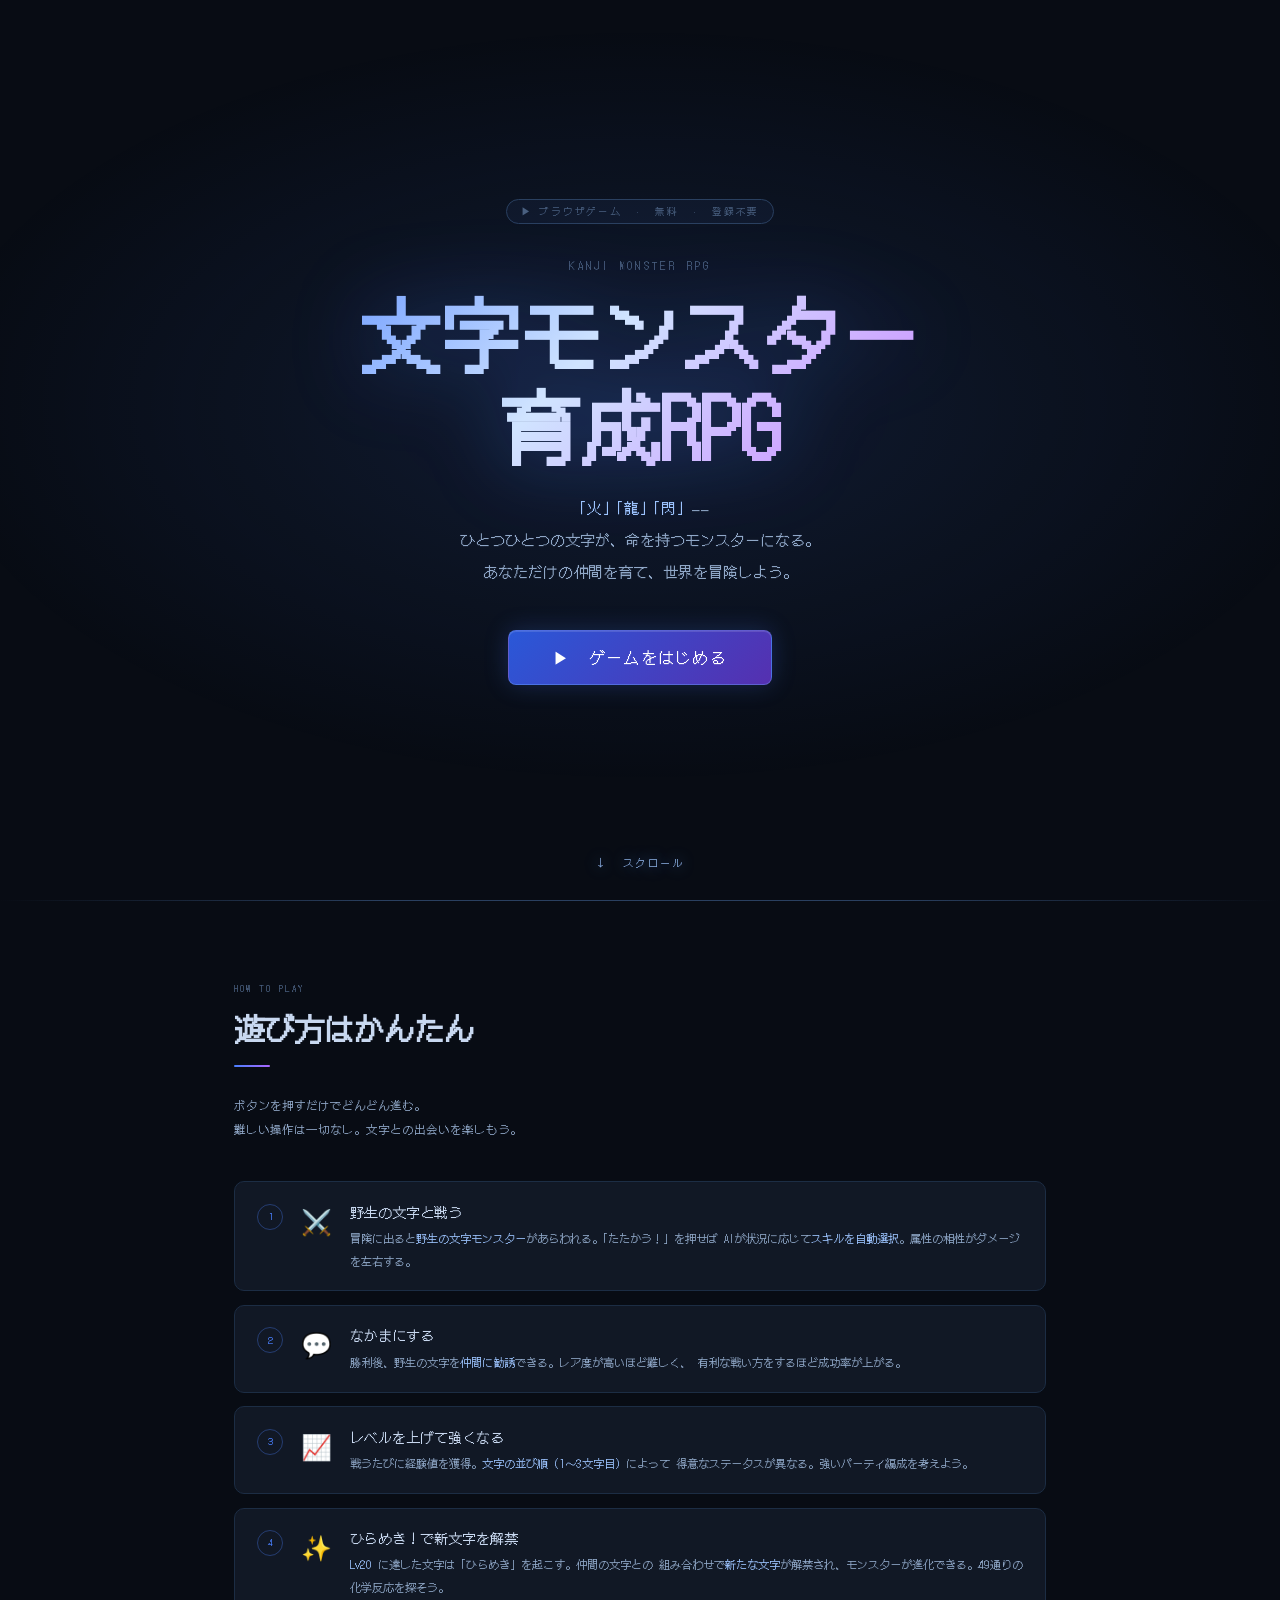
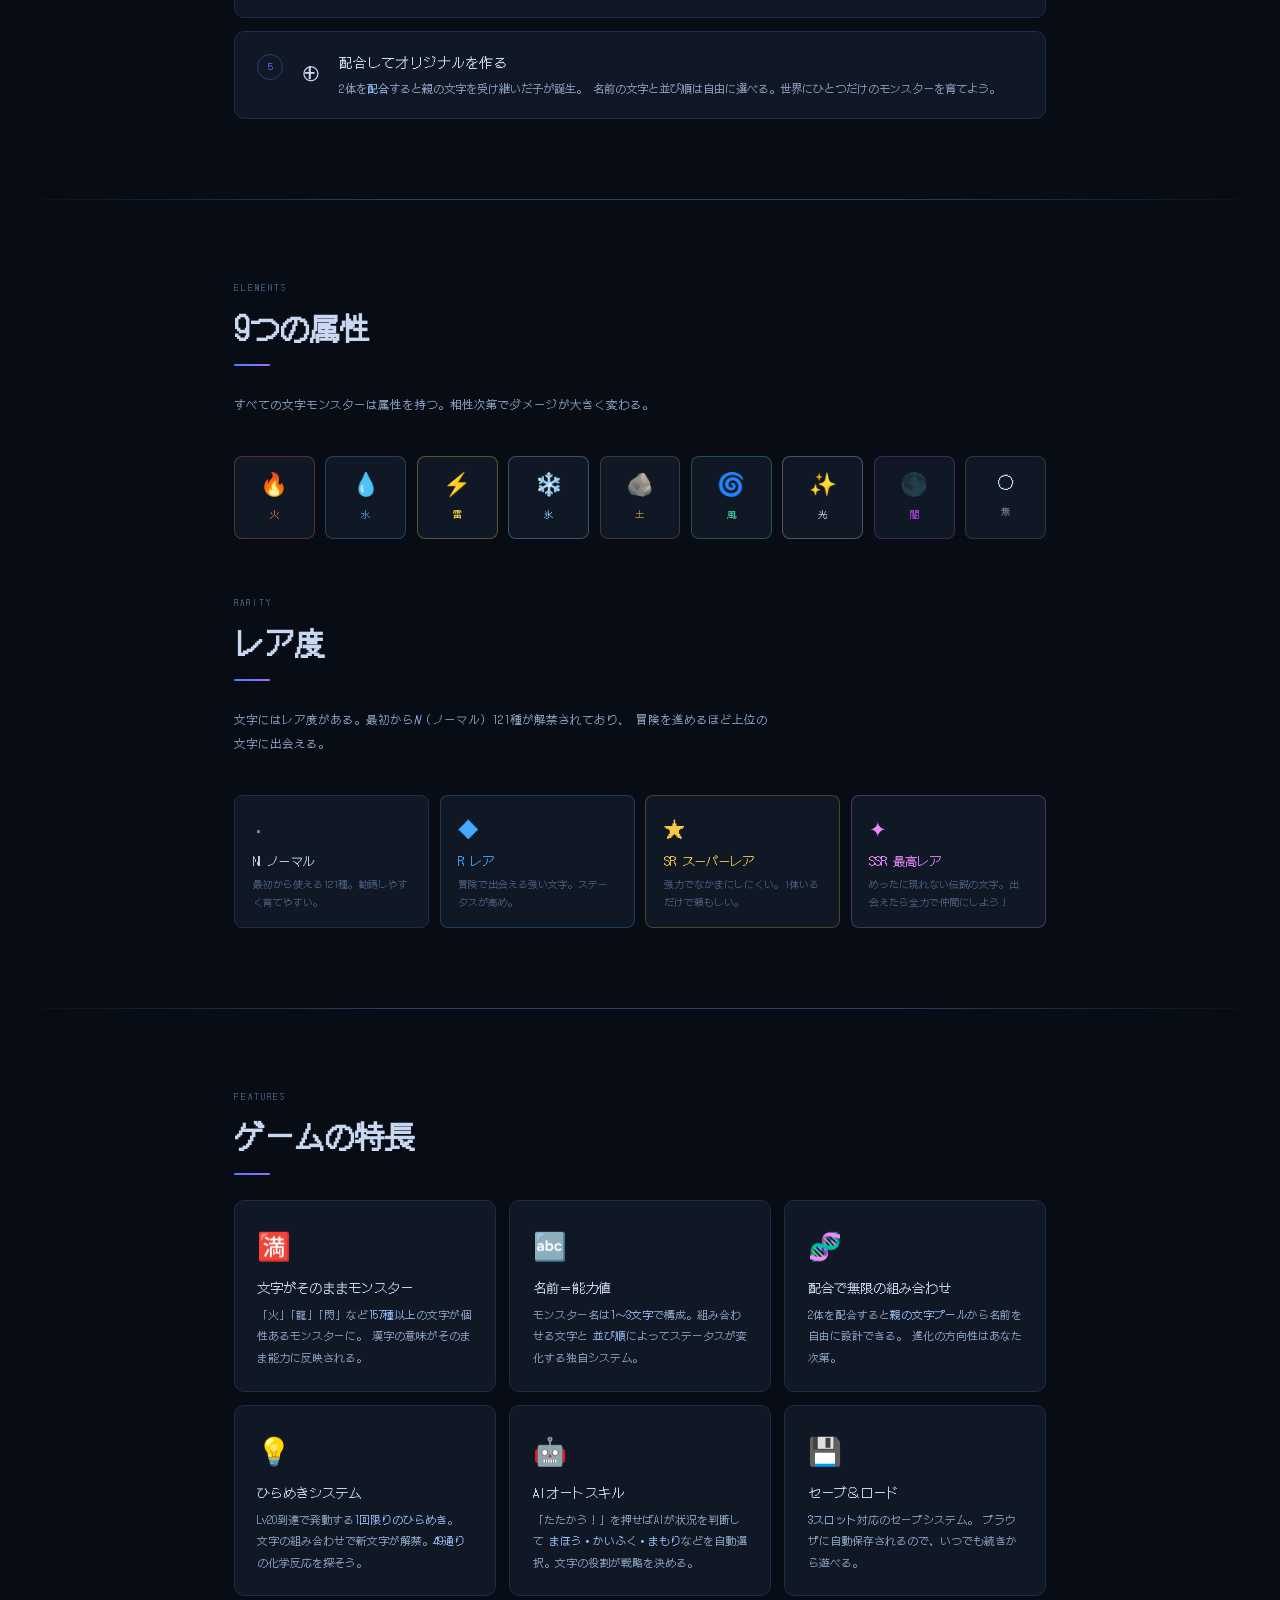
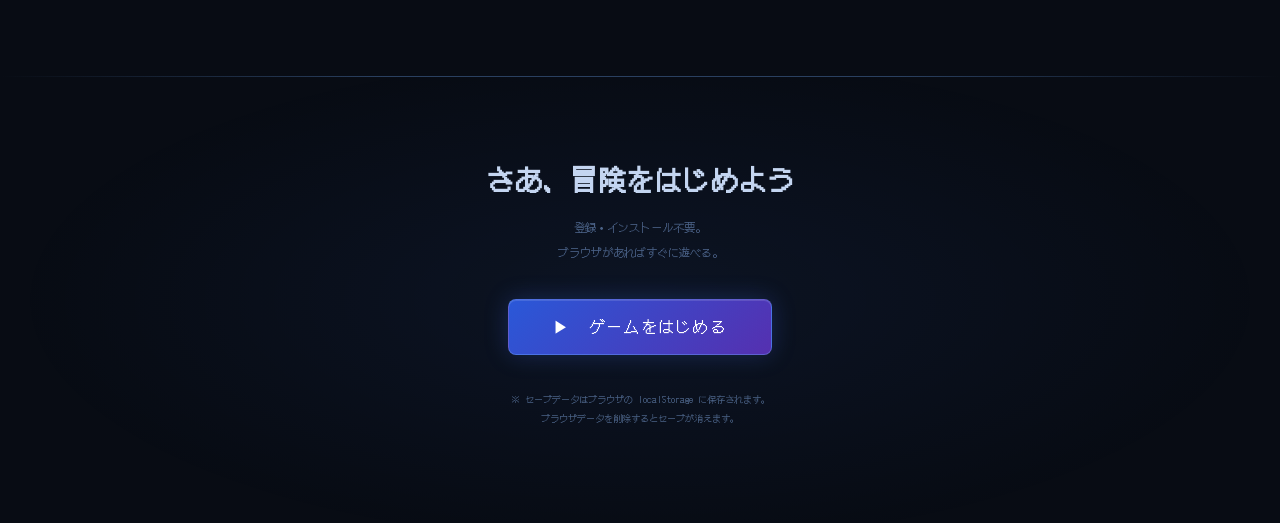
<file: docs/index.html>
<!DOCTYPE html>
<html lang="ja">
<head>
  <meta charset="UTF-8">
  <meta name="viewport" content="width=device-width, initial-scale=1.0">
  <title>文字モンスター育成RPG</title>
  <link rel="preconnect" href="https://fonts.googleapis.com">
  <link href="https://fonts.googleapis.com/css2?family=DotGothic16&display=swap" rel="stylesheet">
  <style>
    *, *::before, *::after { box-sizing: border-box; margin: 0; padding: 0; }

    :root {
      --bg:        #080C14;
      --surface:   #0C1018;
      --surface2:  #111825;
      --surface3:  #182234;
      --border:    #1C2D44;
      --border2:   #2A4060;
      --accent:    #4A80FF;
      --accent2:   #7AA4FF;
      --text:      #C8D8F0;
      --text-mid:  #90A8C8;
      --text-dim:  #4A6080;
      --rar-r:     #44AAFF;
      --rar-sr:    #F4C840;
      --rar-ssr:   #EE88FF;
    }

    html { scroll-behavior: smooth; }

    body {
      font-family: 'DotGothic16', monospace;
      background: var(--bg);
      color: var(--text);
      min-height: 100vh;
      overflow-x: hidden;
      line-height: 1.6;
    }

    /* ─── 背景に漂う漢字 ─── */
    #kanji-bg {
      position: fixed; inset: 0;
      pointer-events: none; overflow: hidden; z-index: 0;
    }
    .kj {
      position: absolute; bottom: -10vh;
      color: var(--accent);
      opacity: 0;
      animation: floatUp linear infinite;
      user-select: none;
    }
    @keyframes floatUp {
      0%   { transform: translateY(0)       rotate(0deg);   opacity: 0; }
      8%   { opacity: 0.055; }
      92%  { opacity: 0.055; }
      100% { transform: translateY(-115vh)  rotate(25deg);  opacity: 0; }
    }

    /* ─── HERO ─── */
    .hero {
      position: relative; z-index: 1;
      min-height: 100svh;
      display: flex; flex-direction: column;
      align-items: center; justify-content: center;
      text-align: center;
      padding: 4rem 1.5rem 5rem;
    }
    .hero::after {
      content: '';
      position: absolute; inset: 0;
      background: radial-gradient(ellipse 80% 60% at 50% 45%,
        rgba(74,128,255,.13) 0%, transparent 70%);
      pointer-events: none;
    }

    .badge {
      position: relative; z-index: 1;
      font-size: .6rem; letter-spacing: .18em;
      color: var(--text-dim);
      border: 1px solid var(--border2);
      border-radius: 20px;
      padding: 4px 14px;
      margin-bottom: 2rem;
      background: rgba(74,128,255,.05);
    }

    .hero-sub {
      position: relative; z-index: 1;
      font-size: clamp(.55rem, 1.8vw, .72rem);
      letter-spacing: .28em;
      color: var(--text-dim);
      text-transform: uppercase;
      margin-bottom: .7rem;
    }

    .hero-title {
      position: relative; z-index: 1;
      font-size: clamp(2.4rem, 9vw, 5rem);
      line-height: 1.15;
      margin-bottom: 1.4rem;
      background: linear-gradient(135deg,
        #7AA4FF 0%, #D0E4FF 40%, #CC88FF 100%);
      -webkit-background-clip: text;
      -webkit-text-fill-color: transparent;
      background-clip: text;
      filter: drop-shadow(0 0 40px rgba(74,128,255,.35));
    }

    .hero-desc {
      position: relative; z-index: 1;
      font-size: clamp(.78rem, 2.5vw, .95rem);
      color: var(--text-mid);
      line-height: 2.1;
      max-width: 480px;
      margin-bottom: 2.6rem;
    }
    .hero-desc em { color: #9DC4FF; font-style: normal; }

    .btn-play {
      position: relative; z-index: 1;
      display: inline-block;
      text-decoration: none;
      font-family: 'DotGothic16', monospace;
      font-size: clamp(.85rem, 2.5vw, 1rem);
      color: #fff;
      background: linear-gradient(135deg, #2A58D8 0%, #5530B0 100%);
      border: 1px solid rgba(130,170,255,.35);
      padding: 14px 44px;
      border-radius: 8px;
      cursor: pointer;
      transition: transform .18s, box-shadow .18s;
      box-shadow:
        0 0 24px rgba(74,128,255,.22),
        inset 0 1px 0 rgba(255,255,255,.12);
      letter-spacing: .08em;
    }
    .btn-play:hover {
      transform: translateY(-3px);
      box-shadow:
        0 6px 32px rgba(74,128,255,.38),
        inset 0 1px 0 rgba(255,255,255,.18);
    }
    .btn-play:active { transform: translateY(-1px); }

    .scroll-hint {
      position: absolute; bottom: 1.8rem; left: 50%;
      transform: translateX(-50%);
      white-space: nowrap;
      font-size: .65rem; letter-spacing: .22em;
      color: #88AADD;
      text-shadow: 0 0 14px rgba(100,160,255,.7), 0 0 30px rgba(100,160,255,.3);
      animation: scrollPulse 2.4s ease-in-out infinite;
    }
    @keyframes scrollPulse {
      0%,100% { opacity: .35; transform: translateX(-50%) translateY(0); }
      50%      { opacity:  1;  transform: translateX(-50%) translateY(4px); }
    }

    /* ─── 共通 ─── */
    .wrap {
      position: relative; z-index: 1;
      max-width: 860px;
      margin: 0 auto;
      padding: 5rem 1.5rem;
    }
    .sec-label {
      font-size: .58rem; letter-spacing: .22em;
      color: var(--text-dim); text-transform: uppercase;
      margin-bottom: .5rem;
    }
    .sec-title {
      font-size: clamp(1.25rem, 4vw, 1.9rem);
      color: var(--text);
      margin-bottom: .5rem;
    }
    .accent-bar {
      display: block; width: 36px; height: 2px;
      background: linear-gradient(to right, var(--accent), #AA66FF);
      border-radius: 1px;
      margin: .8rem 0 1.6rem;
    }
    .sec-desc {
      font-size: .72rem; color: var(--text-mid);
      line-height: 2.1; max-width: 540px;
      margin-bottom: 2.5rem;
    }
    .divider {
      height: 1px;
      background: linear-gradient(to right,
        transparent, var(--border2) 30%, var(--border2) 70%, transparent);
    }

    /* ─── STEPS ─── */
    .steps { display: flex; flex-direction: column; gap: .85rem; }

    .step {
      display: flex; align-items: flex-start; gap: 1.1rem;
      background: var(--surface2);
      border: 1px solid var(--border);
      border-radius: 10px;
      padding: 1.15rem 1.4rem;
      transition: border-color .15s, box-shadow .15s;
    }
    .step:hover {
      border-color: var(--border2);
      box-shadow: 0 0 18px rgba(74,128,255,.07);
    }

    .step-num {
      font-size: .6rem; color: var(--accent);
      border: 1px solid rgba(74,128,255,.35);
      border-radius: 50%;
      width: 26px; height: 26px;
      display: flex; align-items: center; justify-content: center;
      flex-shrink: 0; margin-top: 3px;
    }
    .step-icon { font-size: 1.55rem; flex-shrink: 0; }
    .step-name { font-size: .88rem; color: var(--text); margin-bottom: .25rem; }
    .step-text { font-size: .7rem; color: var(--text-mid); line-height: 2; }
    .step-text em { color: #9DC4FF; font-style: normal; }

    /* ─── ELEMENTS ─── */
    .elem-grid {
      display: grid;
      grid-template-columns: repeat(3, 1fr);
      gap: .65rem;
      margin-bottom: 3.5rem;
    }
    @media(min-width:480px){ .elem-grid { grid-template-columns: repeat(5, 1fr); } }
    @media(min-width:700px){ .elem-grid { grid-template-columns: repeat(9, 1fr); } }

    .elem-card {
      background: var(--surface2);
      border: 1px solid var(--border);
      border-radius: 8px;
      padding: .85rem .4rem;
      text-align: center;
      transition: transform .12s;
    }
    .elem-card:hover { transform: translateY(-3px); }
    .elem-card .ic { font-size: 1.4rem; display: block; margin-bottom: .35rem; line-height: 1; }
    .elem-card .nm { font-size: .58rem; line-height: 1.4; }

    /* ─── RARITY ─── */
    .rar-grid {
      display: grid;
      grid-template-columns: repeat(2, 1fr);
      gap: .65rem;
    }
    @media(min-width:560px){ .rar-grid { grid-template-columns: repeat(4, 1fr); } }

    .rar-card {
      background: var(--surface2);
      border: 1px solid var(--border);
      border-radius: 8px;
      padding: 1rem 1.1rem;
    }
    .rar-icon { font-size: 1.3rem; margin-bottom: .4rem; display: block; }
    .rar-name { font-size: .78rem; margin-bottom: .2rem; }
    .rar-desc { font-size: .62rem; color: var(--text-dim); line-height: 1.8; }

    /* ─── FEATURES ─── */
    .feat-grid {
      display: grid;
      grid-template-columns: repeat(auto-fill, minmax(230px, 1fr));
      gap: .85rem;
    }
    .feat-card {
      background: var(--surface2);
      border: 1px solid var(--border);
      border-radius: 10px;
      padding: 1.35rem 1.4rem;
      transition: border-color .15s;
    }
    .feat-card:hover { border-color: var(--border2); }
    .feat-icon { font-size: 1.7rem; margin-bottom: .65rem; display: block; }
    .feat-title { font-size: .83rem; margin-bottom: .35rem; }
    .feat-desc { font-size: .68rem; color: var(--text-mid); line-height: 2; }
    .feat-desc em { color: #9DC4FF; font-style: normal; }

    /* ─── FOOTER CTA ─── */
    .footer-cta {
      position: relative; z-index: 1;
      text-align: center;
      padding: 5rem 1.5rem 6rem;
    }
    .footer-cta::before {
      content: '';
      position: absolute; inset: 0;
      background: radial-gradient(ellipse 70% 80% at 50% 50%,
        rgba(74,128,255,.07) 0%, transparent 70%);
      pointer-events: none;
    }
    .footer-cta h2 {
      font-size: clamp(1.15rem, 4vw, 1.75rem);
      margin-bottom: .8rem;
    }
    .footer-cta p {
      font-size: .7rem; color: var(--text-dim);
      line-height: 2.2; margin-bottom: 2.2rem;
    }
    .footer-note {
      margin-top: 2.2rem;
      font-size: .58rem;
      color: var(--text-dim);
      line-height: 2;
    }
  </style>
</head>
<body>

<!-- 背景漢字 -->
<div id="kanji-bg"></div>

<!-- ══════════════ HERO ══════════════ -->
<section class="hero">
  <div class="badge">▶ ブラウザゲーム &nbsp;·&nbsp; 無料 &nbsp;·&nbsp; 登録不要</div>
  <p class="hero-sub">Kanji Monster RPG</p>
  <h1 class="hero-title">文字モンスター<br>育成RPG</h1>
  <p class="hero-desc">
    <em>「火」「龍」「閃」</em>——<br>
    ひとつひとつの文字が、命を持つモンスターになる。<br>
    あなただけの仲間を育て、世界を冒険しよう。
  </p>
  <a href="game.html" class="btn-play">▶&nbsp; ゲームをはじめる</a>
  <div class="scroll-hint">↓ &nbsp;スクロール</div>
</section>

<div class="divider"></div>

<!-- ══════════════ HOW TO PLAY ══════════════ -->
<div class="wrap">
  <p class="sec-label">How to play</p>
  <h2 class="sec-title">遊び方はかんたん</h2>
  <span class="accent-bar"></span>
  <p class="sec-desc">
    ボタンを押すだけでどんどん進む。<br>
    難しい操作は一切なし。文字との出会いを楽しもう。
  </p>

  <div class="steps">
    <div class="step">
      <div class="step-num">1</div>
      <div class="step-icon">⚔️</div>
      <div>
        <div class="step-name">野生の文字と戦う</div>
        <div class="step-text">冒険に出ると<em>野生の文字モンスター</em>があらわれる。「たたかう！」を押せば
          AIが状況に応じて<em>スキルを自動選択</em>。属性の相性がダメージを左右する。</div>
      </div>
    </div>
    <div class="step">
      <div class="step-num">2</div>
      <div class="step-icon">💬</div>
      <div>
        <div class="step-name">なかまにする</div>
        <div class="step-text">勝利後、野生の文字を<em>仲間に勧誘</em>できる。レア度が高いほど難しく、
          有利な戦い方をするほど成功率が上がる。</div>
      </div>
    </div>
    <div class="step">
      <div class="step-num">3</div>
      <div class="step-icon">📈</div>
      <div>
        <div class="step-name">レベルを上げて強くなる</div>
        <div class="step-text">戦うたびに経験値を獲得。<em>文字の並び順（1〜3文字目）</em>によって
          得意なステータスが異なる。強いパーティ編成を考えよう。</div>
      </div>
    </div>
    <div class="step">
      <div class="step-num">4</div>
      <div class="step-icon">✨</div>
      <div>
        <div class="step-name">ひらめき！で新文字を解禁</div>
        <div class="step-text"><em>Lv20</em> に達した文字は「ひらめき」を起こす。仲間の文字との
          組み合わせで<em>新たな文字</em>が解禁され、モンスターが進化できる。49通りの化学反応を探そう。</div>
      </div>
    </div>
    <div class="step">
      <div class="step-num">5</div>
      <div class="step-icon">⊕</div>
      <div>
        <div class="step-name">配合してオリジナルを作る</div>
        <div class="step-text">2体を<em>配合</em>すると親の文字を受け継いだ子が誕生。
          名前の文字と並び順は自由に選べる。世界にひとつだけのモンスターを育てよう。</div>
      </div>
    </div>
  </div>
</div>

<div class="divider"></div>

<!-- ══════════════ ELEMENTS & RARITY ══════════════ -->
<div class="wrap">
  <p class="sec-label">Elements</p>
  <h2 class="sec-title">9つの属性</h2>
  <span class="accent-bar"></span>
  <p class="sec-desc">すべての文字モンスターは属性を持つ。相性次第でダメージが大きく変わる。</p>

  <div class="elem-grid">
    <div class="elem-card" style="border-color:rgba(255,102,68,.3)">
      <span class="ic">🔥</span><span class="nm" style="color:#FF7755">火</span>
    </div>
    <div class="elem-card" style="border-color:rgba(68,170,255,.3)">
      <span class="ic">💧</span><span class="nm" style="color:#44AAFF">水</span>
    </div>
    <div class="elem-card" style="border-color:rgba(255,221,68,.3)">
      <span class="ic">⚡</span><span class="nm" style="color:#FFDD44">雷</span>
    </div>
    <div class="elem-card" style="border-color:rgba(136,221,255,.3)">
      <span class="ic">❄️</span><span class="nm" style="color:#88DDFF">氷</span>
    </div>
    <div class="elem-card" style="border-color:rgba(170,136,68,.3)">
      <span class="ic">🪨</span><span class="nm" style="color:#BB9944">土</span>
    </div>
    <div class="elem-card" style="border-color:rgba(68,221,170,.3)">
      <span class="ic">🌀</span><span class="nm" style="color:#44DDAA">風</span>
    </div>
    <div class="elem-card" style="border-color:rgba(220,220,255,.3)">
      <span class="ic">✨</span><span class="nm" style="color:#DDDDFF">光</span>
    </div>
    <div class="elem-card" style="border-color:rgba(187,68,238,.3)">
      <span class="ic">🌑</span><span class="nm" style="color:#BB44EE">闇</span>
    </div>
    <div class="elem-card" style="border-color:rgba(120,120,120,.3)">
      <span class="ic" style="font-size:1.1rem;margin-top:.15rem">○</span>
      <span class="nm" style="color:#888">無</span>
    </div>
  </div>

  <p class="sec-label">Rarity</p>
  <h2 class="sec-title">レア度</h2>
  <span class="accent-bar"></span>
  <p class="sec-desc">
    文字にはレア度がある。最初から<em style="color:#9DC4FF">N</em>（ノーマル）121種が解禁されており、
    冒険を進めるほど上位の文字に出会える。
  </p>
  <div class="rar-grid">
    <div class="rar-card">
      <span class="rar-icon" style="color:#888">·</span>
      <div class="rar-name">N ノーマル</div>
      <div class="rar-desc">最初から使える121種。勧誘しやすく育てやすい。</div>
    </div>
    <div class="rar-card" style="border-color:rgba(68,170,255,.25)">
      <span class="rar-icon" style="color:var(--rar-r)">◆</span>
      <div class="rar-name" style="color:var(--rar-r)">R レア</div>
      <div class="rar-desc">冒険で出会える強い文字。ステータスが高め。</div>
    </div>
    <div class="rar-card" style="border-color:rgba(244,200,64,.25)">
      <span class="rar-icon" style="color:var(--rar-sr)">★</span>
      <div class="rar-name" style="color:var(--rar-sr)">SR スーパーレア</div>
      <div class="rar-desc">強力でなかまにしにくい。1体いるだけで頼もしい。</div>
    </div>
    <div class="rar-card" style="border-color:rgba(238,136,255,.25)">
      <span class="rar-icon" style="color:var(--rar-ssr)">✦</span>
      <div class="rar-name" style="color:var(--rar-ssr)">SSR 最高レア</div>
      <div class="rar-desc">めったに現れない伝説の文字。出会えたら全力で仲間にしよう！</div>
    </div>
  </div>
</div>

<div class="divider"></div>

<!-- ══════════════ FEATURES ══════════════ -->
<div class="wrap">
  <p class="sec-label">Features</p>
  <h2 class="sec-title">ゲームの特長</h2>
  <span class="accent-bar"></span>

  <div class="feat-grid">
    <div class="feat-card">
      <span class="feat-icon">🈵</span>
      <div class="feat-title">文字がそのままモンスター</div>
      <div class="feat-desc">「火」「龍」「閃」など<em>157種以上</em>の文字が個性あるモンスターに。
        漢字の意味がそのまま能力に反映される。</div>
    </div>
    <div class="feat-card">
      <span class="feat-icon">🔤</span>
      <div class="feat-title">名前＝能力値</div>
      <div class="feat-desc">モンスター名は<em>1〜3文字</em>で構成。組み合わせる文字と
        <em>並び順</em>によってステータスが変化する独自システム。</div>
    </div>
    <div class="feat-card">
      <span class="feat-icon">🧬</span>
      <div class="feat-title">配合で無限の組み合わせ</div>
      <div class="feat-desc">2体を配合すると<em>親の文字プール</em>から名前を自由に設計できる。
        進化の方向性はあなた次第。</div>
    </div>
    <div class="feat-card">
      <span class="feat-icon">💡</span>
      <div class="feat-title">ひらめきシステム</div>
      <div class="feat-desc">Lv20到達で発動する<em>1回限りのひらめき</em>。
        文字の組み合わせで新文字が解禁。<em>49通り</em>の化学反応を探そう。</div>
    </div>
    <div class="feat-card">
      <span class="feat-icon">🤖</span>
      <div class="feat-title">AIオートスキル</div>
      <div class="feat-desc">「たたかう！」を押せばAIが状況を判断して
        <em>まほう・かいふく・まもり</em>などを自動選択。文字の役割が戦略を決める。</div>
    </div>
    <div class="feat-card">
      <span class="feat-icon">💾</span>
      <div class="feat-title">セーブ＆ロード</div>
      <div class="feat-desc"><em>3スロット</em>対応のセーブシステム。
        ブラウザに自動保存されるので、いつでも続きから遊べる。</div>
    </div>
  </div>
</div>

<div class="divider"></div>

<!-- ══════════════ FOOTER CTA ══════════════ -->
<section class="footer-cta">
  <h2>さあ、冒険をはじめよう</h2>
  <p>登録・インストール不要。<br>ブラウザがあればすぐに遊べる。</p>
  <a href="game.html" class="btn-play">▶&nbsp; ゲームをはじめる</a>
  <div class="footer-note">
    ※ セーブデータはブラウザの localStorage に保存されます。<br>
    ブラウザデータを削除するとセーブが消えます。
  </div>
</section>

<script>
  const KANJI = '火水雷氷土風光闇龍剣魔閃炎波電嵐岩翼聖邪命力速防癒幻'.split('');
  const bg = document.getElementById('kanji-bg');
  for (let i = 0; i < 22; i++) {
    const el = document.createElement('div');
    el.className = 'kj';
    el.textContent = KANJI[Math.floor(Math.random() * KANJI.length)];
    el.style.left             = (Math.random() * 100) + 'vw';
    el.style.fontSize         = (.9 + Math.random() * 2.2) + 'rem';
    el.style.animationDuration = (18 + Math.random() * 28) + 's';
    el.style.animationDelay   = -(Math.random() * 46) + 's';
    bg.appendChild(el);
  }
</script>

</body>
</html>
</file>
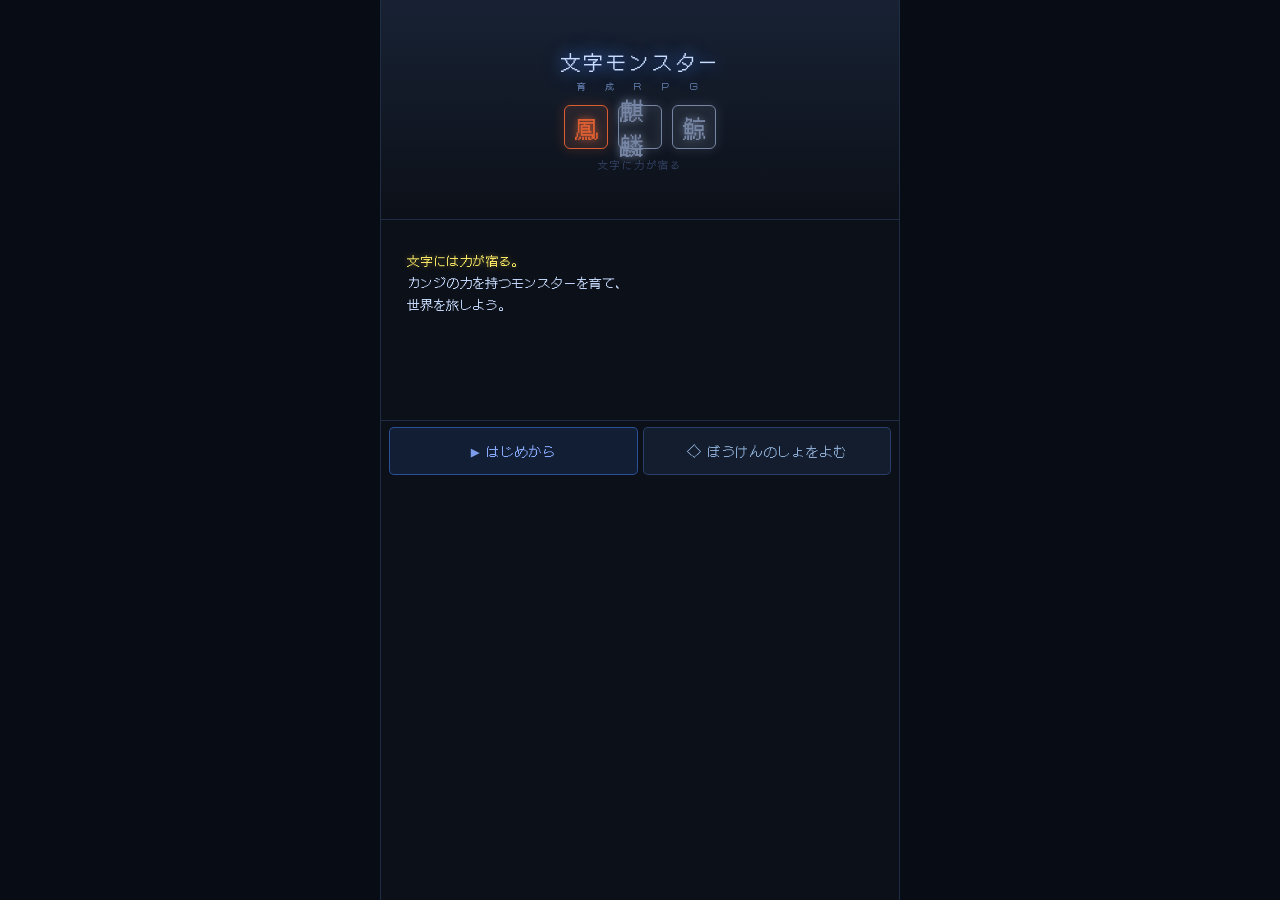
<file: web/index.html>
<!DOCTYPE html>
<html lang="ja">
<head>
  <meta charset="UTF-8">
  <meta name="viewport" content="width=device-width, initial-scale=1.0, viewport-fit=cover">
  <title>文字モンスター育成RPG</title>
  <link rel="preconnect" href="https://fonts.googleapis.com">
  <link href="https://fonts.googleapis.com/css2?family=DotGothic16&display=swap" rel="stylesheet">
  <link rel="stylesheet" href="style.css">
</head>
<body>
  <div id="screen">
    <div id="screen-graphics" class="hidden"></div>
    <div id="screen-text"></div>
    <div id="screen-buttons">
      <div class="btn-area-divider"></div>
      <div id="btn-container"></div>
    </div>
  </div>

  <script src="data.js"></script>
  <script src="game.js"></script>
</body>
</html>
</file>
<file: web/style.css>
/* ===== Dark RPG Palette ===== */
:root {
  --bg:        #080C14;
  --surface:   #0C1018;
  --surface2:  #111825;
  --surface3:  #182234;
  --border:    #1C2D44;
  --border2:   #2A4060;
  --border3:   #3A5880;

  --text:      #C8DCFF;
  --text-mid:  #6A88BB;
  --text-dim:  #334466;

  --accent:    #4A80FF;

  /* Battle sides */
  --enemy-col: #FF4455;
  --enemy-bg:  rgba(255,40,60,0.08);
  --party-col: #44AAFF;
  --party-bg:  rgba(40,130,255,0.08);

  /* Rarity */
  --rar-r:   #44BBEE;
  --rar-sr:  #F4C840;
  --rar-ssr: #FF7040;

  /* Buttons */
  --btn-attack-bg:  rgba(255,50,50,0.12);
  --btn-attack-brd: rgba(255,80,80,0.55);
  --btn-attack-txt: #FF8888;
  --btn-ok-bg:      rgba(50,210,120,0.12);
  --btn-ok-brd:     rgba(50,200,100,0.55);
  --btn-ok-txt:     #66EEA0;
  --btn-flee-bg:    rgba(255,200,40,0.10);
  --btn-flee-brd:   rgba(255,200,40,0.50);
  --btn-flee-txt:   #FFD060;
  --btn-action-bg:  rgba(70,130,255,0.12);
  --btn-action-brd: rgba(70,130,255,0.50);
  --btn-action-txt: #88AAFF;
  --btn-info-bg:    rgba(40,60,100,0.30);
  --btn-info-brd:   rgba(60,100,160,0.50);
  --btn-info-txt:   #8AAAD0;
  --btn-back-brd:   rgba(40,70,100,0.40);
  --btn-back-txt:   #446688;
  --btn-cancel-brd: rgba(120,60,60,0.40);
  --btn-cancel-txt: #886666;
}

*, *::before, *::after { box-sizing: border-box; margin: 0; padding: 0; }

body {
  background: var(--bg);
  height: 100vh;        /* fallback */
  height: 100dvh;       /* dvh が使える環境ではこちらが優先（スマホのアドレスバーを除いた実視野高） */
  overflow: hidden;
  display: flex;
  justify-content: center;
  align-items: stretch;
  font-family: 'DotGothic16', 'MS Gothic', monospace;
  -webkit-font-smoothing: none;
}

/* ===== Screen ===== */
#screen {
  width: 100%;
  max-width: 520px;
  height: 100%;
  background: var(--surface);
  display: flex;
  flex-direction: column;
  overflow: hidden;
  border-left:  1px solid var(--border);
  border-right: 1px solid var(--border);
}

/* ===========================
   ZONE 1: グラフィックエリア
   =========================== */
#screen-graphics {
  flex-shrink: 0;
  height: clamp(120px, 28vh, 220px);
  overflow: hidden;
  position: relative;
  border-bottom: 1px solid var(--border);
}
#screen-graphics.hidden { display: none; }

/* ---- ソロカード表示 ---- */
#screen-graphics.solo-mode {
  display: flex;
  justify-content: center;
  align-items: center;
  padding: 12px;
  background: linear-gradient(to bottom, var(--surface3) 0%, var(--surface) 100%);
}
#screen-graphics.solo-mode .monster-card {
  width: 170px;
  height: min(190px, calc(clamp(120px, 28vh, 220px) - 24px));
}

/* ---- バトル表示 ---- */
#screen-graphics.battle-mode {
  display: flex;
  padding: 8px;
  gap: 0;
  background:
    linear-gradient(135deg,
      rgba(255,40,60,0.07) 0%,
      transparent 42%,
      transparent 58%,
      rgba(40,110,255,0.07) 100%
    ),
    var(--surface);
}

.battle-left {
  flex: 1.25;
  padding-right: 5px;
  display: flex;
  flex-direction: column;
  gap: 5px;
}
.battle-left .monster-card { flex: 1; }

.battle-center {
  width: 34px;
  flex-shrink: 0;
  display: flex;
  flex-direction: column;
  align-items: center;
  justify-content: center;
  gap: 5px;
  position: relative;
}
.battle-center-line {
  position: absolute;
  top: 10%; bottom: 10%;
  left: 50%;
  width: 1px;
  background: linear-gradient(to bottom,
    transparent,
    var(--border2) 30%,
    var(--border2) 70%,
    transparent
  );
}
.vs-label {
  font-size: 13px;
  color: var(--text-mid);
  letter-spacing: 1px;
  text-shadow: 0 0 8px var(--accent);
  position: relative;
  z-index: 1;
}

.battle-right {
  flex: 1;
  padding-left: 5px;
}
.battle-right .monster-card { height: 100%; }

/* ---- タイトルグラフィック ---- */
#screen-graphics.title-mode {
  display: flex;
  align-items: center;
  justify-content: center;
  background: linear-gradient(to bottom, var(--surface3), var(--surface));
}
.title-graphic {
  display: flex;
  flex-direction: column;
  align-items: center;
  gap: 8px;
}
.title-text {
  font-size: 20px;
  color: var(--text);
  letter-spacing: 3px;
  text-shadow: 0 0 16px var(--accent), 0 0 32px rgba(74,128,255,0.25);
}
.title-rpg-label {
  font-size: 9px;
  color: var(--text-mid);
  letter-spacing: 5px;
  margin-top: -4px;
}
.title-kanji-row {
  display: flex;
  gap: 10px;
  margin-top: 4px;
}
.title-kanji-item {
  width: 44px; height: 44px;
  border: 1px solid currentColor;
  border-radius: 6px;
  display: flex;
  align-items: center;
  justify-content: center;
  font-size: 24px;
  background: rgba(255,255,255,0.03);
  animation: title-float 2s ease-in-out infinite;
  filter: drop-shadow(0 0 5px currentColor);
  opacity: 0.85;
}
.title-kanji-item:nth-child(2) { animation-delay: 0.35s; }
.title-kanji-item:nth-child(3) { animation-delay: 0.7s; }
@keyframes title-float {
  0%, 100% { transform: translateY(0); }
  50%       { transform: translateY(-5px); }
}
.title-sub {
  font-size: 10px;
  color: var(--text-dim);
  letter-spacing: 2px;
}

/* ---- 冒険トラベル画面 ---- */
#screen-graphics.travel-mode {
  display: flex;
  flex-direction: column;
  align-items: center;
  justify-content: center;
  gap: 14px;
  background:
    linear-gradient(to right,
      rgba(20,40,80,0.5) 0%,
      transparent 40%,
      transparent 60%,
      rgba(20,60,30,0.4) 100%
    ),
    var(--surface);
}
.travel-party-row {
  display: flex;
  gap: 14px;
  align-items: center;
}
.travel-mini {
  width: 54px; height: 54px;
  border: 1px solid currentColor;
  border-radius: 8px;
  display: flex;
  align-items: center;
  justify-content: center;
  font-size: 26px;
  background: rgba(255,255,255,0.03);
  animation: travel-bob 1.2s ease-in-out infinite;
  filter: drop-shadow(0 0 6px currentColor);
}
.travel-mini:nth-child(2) { animation-delay: 0.25s; }
.travel-mini:nth-child(3) { animation-delay: 0.5s; }
@keyframes travel-bob {
  0%, 100% { transform: translateY(0); }
  50%       { transform: translateY(-7px); }
}
.travel-arrow {
  font-size: 11px;
  color: var(--text-dim);
  letter-spacing: 5px;
  animation: travel-pulse 1.8s ease-in-out infinite;
}
@keyframes travel-pulse {
  0%, 100% { opacity: 0.15; letter-spacing: 3px; }
  50%       { opacity: 0.6;  letter-spacing: 7px; }
}

/* ===== モンスターカード ===== */
.monster-card {
  display: flex;
  flex-direction: column;
  align-items: center;
  border: 1px solid var(--border2);
  border-radius: 6px;
  padding: 6px 5px 5px;
  background: var(--surface2);
  position: relative;
  overflow: hidden;
  transition: box-shadow 0.3s;
}

/* バリアント */
.monster-card.enemy-card {
  border-color: var(--enemy-col);
  background: var(--enemy-bg);
  box-shadow: 0 0 14px rgba(255,40,60,0.18), inset 0 0 20px rgba(255,40,60,0.05);
}
.monster-card.party-card {
  border-color: var(--party-col);
  background: var(--party-bg);
  box-shadow: 0 0 8px rgba(40,130,255,0.15);
}
.monster-card.solo-card { border-color: var(--border3); }
.monster-card.ko {
  opacity: 0.35;
  filter: grayscale(0.9);
  border-color: var(--border) !important;
  box-shadow: none !important;
}

/* レア度上書き（ソロ表示のみ） */
.monster-card.solo-card.rarity-R   { border-color: var(--rar-r);  box-shadow: 0 0 10px rgba(68,187,238,0.2); }
.monster-card.solo-card.rarity-SR  { border-color: var(--rar-sr); box-shadow: 0 0 12px rgba(244,200,64,0.25); }
.monster-card.solo-card.rarity-SSR { border-color: var(--rar-ssr); animation: ssr-glow 2s ease-in-out infinite; }

@keyframes ssr-glow {
  0%, 100% { box-shadow: 0 0 14px rgba(255,112,64,0.35), inset 0 0 16px rgba(255,112,64,0.1); }
  50%       { box-shadow: 0 0 24px rgba(255,112,64,0.55), inset 0 0 22px rgba(255,112,64,0.15); }
}

/* バッジ（レアリティアイコン） */
.card-badge {
  position: absolute;
  top: 3px; right: 4px;
  font-size: 10px;
  padding: 1px 4px;
  border-radius: 3px;
  background: var(--surface3);
  color: var(--text-mid);
  line-height: 14px;
  border: 1px solid var(--border2);
}
.monster-card.rarity-R  .card-badge { color: var(--rar-r);  border-color: var(--rar-r); }
.monster-card.rarity-SR .card-badge { color: var(--rar-sr); border-color: var(--rar-sr); }
.monster-card.rarity-SSR .card-badge { color: var(--rar-ssr); border-color: var(--rar-ssr); }

/* サイドラベル（敵/味方 + Lv） */
.card-side-label {
  position: absolute;
  top: 3px; left: 4px;
  font-size: 8px;
  color: var(--text-dim);
  white-space: nowrap;
}
.enemy-card .card-side-label { color: var(--enemy-col); opacity: 0.7; }
.party-card .card-side-label { color: var(--party-col); opacity: 0.7; }

/* 属性ラベル（アイコン化） */
.card-elem {
  font-size: 11px;
  color: var(--text-mid);
  margin-bottom: 0;
  letter-spacing: 0;
}

/* 大カンジ */
.card-kanji {
  flex: 1;
  display: flex;
  align-items: center;
  justify-content: center;
  font-size: 42px;
  line-height: 1;
  letter-spacing: -2px;
  filter: drop-shadow(0 0 6px currentColor);
}
.card-kanji.len2 { font-size: 30px; letter-spacing: -1px; }
.card-kanji.len3 { font-size: 24px; letter-spacing: 0; }

/* 属性カラー */
.elem-fire    { color: #FF6B35; }
.elem-water   { color: #44BBEE; }
.elem-thunder { color: #F4D03F; }
.elem-ice     { color: #88DDEE; }
.elem-earth   { color: #C8A040; }
.elem-wind    { color: #44DD88; }
.elem-light   { color: #F0E888; }
.elem-dark    { color: #BB88FF; }
.elem-neutral { color: #8899BB; }

/* HPバー */
.card-hp-wrap { width: 100%; margin-top: 4px; }
.card-hp-label {
  font-size: 8px;
  color: var(--text-mid);
  display: flex;
  justify-content: space-between;
  margin-bottom: 2px;
}
.card-hp-bar {
  width: 100%; height: 6px;
  background: var(--surface3);
  border-radius: 3px;
  overflow: hidden;
  border: 1px solid var(--border);
}
.card-hp-fill {
  height: 100%;
  background: linear-gradient(to right, #44CC88, #66EE99);
  border-radius: 3px;
  transition: width 0.4s ease;
}
.card-hp-fill.hp-mid  { background: linear-gradient(to right, #AACC22, #CCDD44); }
.card-hp-fill.hp-low  { background: linear-gradient(to right, #CC6600, #EE8800); }
.card-hp-fill.hp-crit { background: linear-gradient(to right, #AA1100, #DD2200);
  animation: blink-fill 0.6s infinite; }
@keyframes blink-fill { 0%, 49% { opacity: 1; } 50%, 100% { opacity: 0.35; } }

.card-name {
  font-size: 9px;
  color: var(--text-mid);
  margin-top: 2px;
  overflow: hidden;
  text-overflow: ellipsis;
  white-space: nowrap;
  width: 100%;
  text-align: center;
}

/* ===========================
   ZONE 2: テキストエリア
   =========================== */
#screen-text {
  flex: 1;
  min-height: 60px;
  overflow-y: auto;
  overflow-x: hidden;
  color: var(--text);
  font-size: 13px;
  line-height: 1.7;
  padding: 8px 12px 4px;
  scrollbar-width: thin;
  scrollbar-color: var(--border2) transparent;
  word-break: break-all;
}

/* グラフィック表示中のときだけテキスト高さを制限 → ボタンが上に来る */
#screen-graphics:not(.hidden) ~ #screen-text {
  max-height: clamp(110px, 26vh, 200px);
}

.screen-line {
  white-space: pre-wrap;
  min-height: 1.7em;
  animation: fadeIn 0.08s ease-out;
}
.screen-line.dim    { color: var(--text-dim); }
.screen-line.mid    { color: var(--text-mid); }
.screen-line.bright { color: #FFEE66; text-shadow: 0 0 6px rgba(255,220,80,0.4); }
.screen-line.separator { color: var(--border2); }

/* ===========================
   ZONE 3: ボタンエリア
   =========================== */
#screen-buttons { flex-shrink: 0; }

.btn-area-divider { border-top: 1px solid var(--border); }

#btn-container {
  padding: 6px 8px 8px;
  padding-bottom: max(8px, env(safe-area-inset-bottom)); /* iOS ホームバー対策 */
  min-height: 24px;
}

/* グリッド */
.action-grid {
  display: grid;
  gap: 5px;
}
.action-grid.cols-1   { grid-template-columns: 1fr; }
.action-grid.cols-2   { grid-template-columns: 1fr 1fr; }
.action-grid.cols-2-1 { grid-template-columns: 1fr 1fr; }
.action-grid.cols-2-1 .action-btn:last-child:nth-child(odd) { grid-column: 1 / -1; }

/* ベースボタン */
.action-btn {
  background: var(--btn-info-bg);
  color: var(--btn-info-txt);
  border: 1px solid var(--btn-info-brd);
  border-radius: 5px;
  padding: 13px 10px;
  text-align: center;
  cursor: pointer;
  font-family: inherit;
  font-size: 14px;
  line-height: 1.3;
  display: flex;
  align-items: center;
  justify-content: center;
  gap: 6px;
  transition: background 0.1s, box-shadow 0.1s, transform 0.08s;
  word-break: break-all;
}
.action-btn:hover  {
  filter: brightness(1.25);
  box-shadow: 0 0 8px currentColor;
}
.action-btn:active { transform: scale(0.96); filter: brightness(0.9); }

.btn-icon {
  font-size: 15px;
  flex-shrink: 0;
  opacity: 0.9;
}

/* タイプ別スタイル */
.type-attack {
  background: var(--btn-attack-bg);
  border-color: var(--btn-attack-brd);
  color: var(--btn-attack-txt);
}
.type-ok {
  background: var(--btn-ok-bg);
  border-color: var(--btn-ok-brd);
  color: var(--btn-ok-txt);
}
.type-flee {
  background: var(--btn-flee-bg);
  border-color: var(--btn-flee-brd);
  color: var(--btn-flee-txt);
}
.type-action {
  background: var(--btn-action-bg);
  border-color: var(--btn-action-brd);
  color: var(--btn-action-txt);
}
.type-cancel {
  border-color: var(--btn-cancel-brd);
  color: var(--btn-cancel-txt);
  background: transparent;
}
.type-back {
  border-color: var(--btn-back-brd);
  color: var(--btn-back-txt);
  background: transparent;
}

/* タップで続行インジケーター */
.tap-indicator {
  color: var(--text-dim);
  font-size: 11px;
  text-align: right;
  padding-right: 8px;
  margin-top: 2px;
  animation: tap-blink 1s ease-in-out infinite;
}
@keyframes tap-blink {
  0%, 100% { opacity: 0.2; }
  50%       { opacity: 0.75; }
}

/* ===========================
   バトルログ スタイル
   =========================== */

/* 攻撃ログ行 */
.b-line {
  display: flex;
  align-items: center;
  gap: 4px;
  padding: 1px 4px;
  margin: 1px 0;
  flex-wrap: wrap;
  animation: fadeIn 0.08s ease-out;
}

/* モンスター名バッジ */
.b-name {
  display: inline-flex;
  align-items: center;
  gap: 2px;
  border: 1px solid currentColor;
  border-radius: 3px;
  padding: 0 4px;
  font-size: 12px;
  line-height: 1.6;
  white-space: nowrap;
}
.b-name.b-name-p { background: rgba(40,130,255,0.10); }
.b-name.b-name-e { background: rgba(255,40,60,0.10); }

/* 矢印 */
.b-arr {
  font-size: 11px;
  color: var(--text-dim);
  flex-shrink: 0;
}

/* ダメージ数値 */
.b-dmg {
  font-size: 15px;
  font-weight: bold;
  flex-shrink: 0;
}
.b-dmg-p { color: #FFD860; text-shadow: 0 0 6px rgba(255,200,60,0.5); }
.b-dmg-e { color: #FF6680; text-shadow: 0 0 6px rgba(255,40,60,0.5); }

/* ダメージラベル */
.b-lbl { font-size: 9px; color: var(--text-dim); }

/* ぞくせいゆうり */
.b-adv {
  font-size: 9px;
  color: var(--rar-sr);
  background: rgba(244,200,64,0.10);
  border: 1px solid rgba(244,200,64,0.30);
  border-radius: 3px;
  padding: 0 3px;
  white-space: nowrap;
}

/* HP状態行 */
.b-hp-row {
  display: flex;
  align-items: center;
  gap: 5px;
  padding: 1px 4px;
  animation: fadeIn 0.08s ease-out;
}
.b-hp-name {
  font-size: 11px;
  white-space: nowrap;
  min-width: 28px;
}
.b-hp-bar {
  width: 52px; height: 5px;
  background: var(--surface3);
  border-radius: 3px;
  overflow: hidden;
  border: 1px solid var(--border);
  flex-shrink: 0;
}
.b-hp-fill {
  height: 100%;
  border-radius: 3px;
  background: linear-gradient(to right, #44CC88, #66EE99);
}
.b-hp-fill.hp-mid  { background: linear-gradient(to right, #AACC22, #CCDD44); }
.b-hp-fill.hp-low  { background: linear-gradient(to right, #CC6600, #EE8800); }
.b-hp-fill.hp-crit { background: linear-gradient(to right, #AA1100, #DD2200); animation: blink-fill 0.6s infinite; }
.b-hp-num { font-size: 9px; color: var(--text-mid); white-space: nowrap; }
.b-ko {
  font-size: 9px;
  color: var(--enemy-col);
  border: 1px solid var(--enemy-col);
  border-radius: 3px;
  padding: 0 3px;
  line-height: 1.4;
}

/* ===========================
   文字タイルピッカー
   =========================== */
#char-picker-wrap { display: flex; flex-direction: column; width: 100%; }

.char-selected-row {
  display: flex;
  align-items: center;
  gap: 6px;
  padding: 5px 6px 6px;
  border-bottom: 1px solid var(--border);
  min-height: 36px;
}
.char-selected-label {
  font-size: 10px;
  color: var(--text-mid);
  flex-shrink: 0;
}
.char-selected-slot {
  width: 30px; height: 30px;
  border: 1px solid var(--border2);
  border-radius: 4px;
  display: flex;
  align-items: center;
  justify-content: center;
  font-size: 17px;
  color: var(--text);
  cursor: pointer;
  background: var(--surface2);
  flex-shrink: 0;
  transition: border-color 0.1s;
}
.char-selected-slot.filled {
  border-color: var(--accent);
  background: var(--surface3);
  box-shadow: 0 0 6px rgba(74,128,255,0.3);
}
.char-selected-slot.filled:hover {
  border-color: var(--enemy-col);
  box-shadow: 0 0 6px rgba(255,40,60,0.3);
}

.char-tile-scroll {
  overflow-y: auto;
  max-height: 160px;
  scrollbar-width: thin;
  scrollbar-color: var(--border2) transparent;
}

.char-tile-grid {
  display: flex;
  flex-wrap: wrap;
  gap: 4px;
  padding: 6px 5px;
}

.char-tile {
  width: 48px; height: 48px;
  border: 1px solid var(--border2);
  border-radius: 5px;
  background: var(--surface2);
  display: flex;
  flex-direction: column;
  align-items: center;
  justify-content: center;
  cursor: pointer;
  position: relative;
  transition: background 0.08s, border-color 0.08s;
  flex-shrink: 0;
}
.char-tile:hover { background: var(--surface3); border-color: var(--border3); }
.char-tile.selected {
  background: rgba(74,128,255,0.18);
  border-color: var(--accent);
  cursor: default;
  box-shadow: 0 0 6px rgba(74,128,255,0.25);
}

.char-tile .tile-kanji { font-size: 22px; color: var(--text); line-height: 1; }
.char-tile.selected .tile-kanji { color: #AACCFF; }
.char-tile .tile-info  { font-size: 7px; color: var(--text-mid); line-height: 1; margin-top: 1px; }
.char-tile.selected .tile-info  { color: var(--accent); }
.char-tile .tile-num {
  position: absolute;
  top: 2px; left: 3px;
  font-size: 7px; color: var(--text-dim);
}

.picker-action-row {
  display: grid;
  grid-template-columns: 1fr 1fr;
  gap: 5px;
  padding: 5px 5px 0;
  border-top: 1px solid var(--border);
}

/* ===========================
   ひらめきマップ カード
   =========================== */
.insp-map-wrap { padding: 8px 8px 0; }

.insp-map-header {
  display: flex;
  justify-content: space-between;
  align-items: center;
  margin-bottom: 8px;
  padding-bottom: 6px;
  border-bottom: 1px solid var(--border);
}
.insp-map-title-text { font-size: 12px; color: var(--text-mid); }
.insp-map-count      { font-size: 10px; color: var(--text-dim); }

.insp-card {
  display: flex;
  align-items: center;
  border: 1px solid var(--border);
  border-radius: 6px;
  padding: 6px 8px;
  margin-bottom: 4px;
  background: var(--surface2);
  gap: 6px;
}
.insp-card.insp-unlocked { border-color: var(--border2); }

/* 入力文字群 */
.insp-inputs {
  display: flex;
  align-items: center;
  gap: 4px;
  flex: 1;
}
.insp-plus {
  font-size: 11px;
  color: var(--text-dim);
  flex-shrink: 0;
}

/* 各文字ブロック（入力） */
.insp-char-block {
  display: flex;
  flex-direction: column;
  align-items: center;
  gap: 2px;
}
.insp-kanji-box {
  width: 30px; height: 30px;
  border: 1px solid currentColor;
  border-radius: 4px;
  display: flex;
  align-items: center;
  justify-content: center;
  font-size: 16px;
  line-height: 1;
  background: rgba(255,255,255,0.02);
}
.insp-kanji-box.insp-locked-char { opacity: 0.28; filter: grayscale(0.9); }
.insp-char-label {
  font-size: 9px;
  color: var(--text-dim);
}

/* 矢印 */
.insp-arrow {
  font-size: 11px;
  color: var(--text-dim);
  flex-shrink: 0;
}

/* 出力文字ブロック */
.insp-output-block {
  display: flex;
  flex-direction: column;
  align-items: center;
  gap: 2px;
  flex-shrink: 0;
}
.insp-output-box {
  width: 40px; height: 40px;
  border: 1px solid currentColor;
  border-radius: 6px;
  display: flex;
  align-items: center;
  justify-content: center;
  font-size: 22px;
  line-height: 1;
  background: rgba(255,255,255,0.02);
}
.insp-output-box.insp-output-glow {
  filter: drop-shadow(0 0 6px currentColor);
  background: rgba(255,255,255,0.05);
}
.insp-output-label {
  font-size: 9px;
  color: var(--text-dim);
}

/* ===========================
   ロースター（なかま管理）
   =========================== */

/* ロースターモード時のレイアウト変更 */
#screen.roster-mode #screen-text   { display: none; }
#screen.roster-mode .btn-area-divider { display: none; }
#screen.roster-mode #screen-buttons {
  flex: 1; min-height: 0;
  display: flex; flex-direction: column; overflow: hidden;
}
#screen.roster-mode #btn-container {
  flex: 1; min-height: 0; padding: 0;
  display: flex; flex-direction: column; overflow: hidden;
}

/* ロースター全体ラッパー */
.roster-wrap {
  display: flex; flex-direction: column;
  width: 100%; height: 100%; overflow: hidden;
}

/* ─── パーティセクション ─── */
.roster-party-section {
  flex-shrink: 0;
  border-bottom: 1px solid var(--border);
  background: linear-gradient(to bottom, var(--surface3), var(--surface2));
  padding: 6px 8px 8px;
}
.roster-section-label {
  font-size: 10px; color: var(--text-dim);
  margin-bottom: 5px; letter-spacing: 0.3px;
}
.roster-section-label.swap-mode {
  color: var(--rar-sr);
  animation: blink-swap 0.65s ease-in-out infinite alternate;
}
@keyframes blink-swap {
  from { opacity: 0.55; } to { opacity: 1; }
}

.roster-party-row { display: flex; gap: 6px; }

.roster-party-slot {
  flex: 1; min-height: 90px;
  border: 1px dashed var(--border);
  border-radius: 6px;
  display: flex; flex-direction: column;
  align-items: center; justify-content: center;
  font-size: 10px; color: var(--text-dim);
  background: rgba(255,255,255,0.01);
  position: relative; overflow: hidden;
  transition: border-color 0.12s, background 0.12s, box-shadow 0.12s;
}
.roster-party-slot.filled {
  border-style: solid; border-color: var(--party-col);
  background: var(--party-bg); cursor: pointer;
}
.roster-party-slot.filled.leader {
  border-color: #FFD060;
  box-shadow: 0 0 8px rgba(255,208,96,0.2);
}
.roster-party-slot.filled:hover {
  border-color: var(--enemy-col);
  background: var(--enemy-bg);
}
.roster-party-slot.filled.no-remove { cursor: default; }
.roster-party-slot.filled.no-remove:hover {
  border-color: var(--party-col); background: var(--party-bg); box-shadow: none;
}
.roster-party-slot.filled.leader.no-remove {
  border-color: #FFD060; box-shadow: 0 0 8px rgba(255,208,96,0.2);
}
.roster-party-slot.filled.swap-select {
  border-color: var(--rar-sr);
  box-shadow: 0 0 10px rgba(244,200,64,0.3); cursor: pointer;
}
.roster-party-slot.filled.swap-select:hover {
  border-color: var(--btn-ok-brd); background: var(--btn-ok-bg);
  box-shadow: 0 0 12px rgba(50,200,100,0.3);
}

.slot-leader-mark {
  position: absolute; top: 3px; left: 4px;
  font-size: 8px; color: #FFD060; pointer-events: none;
}
.slot-rar-badge {
  position: absolute; top: 3px; right: 4px;
  font-size: 9px; color: var(--text-dim); pointer-events: none;
}
.rarity-R  .slot-rar-badge { color: var(--rar-r); }
.rarity-SR .slot-rar-badge { color: var(--rar-sr); }
.rarity-SSR .slot-rar-badge { color: var(--rar-ssr); }

.slot-content {
  display: flex; flex-direction: column;
  align-items: center; justify-content: center;
  gap: 1px; width: 100%; padding: 4px;
  pointer-events: none;
}
.slot-elem { font-size: 14px; line-height: 1; }
.slot-name {
  font-size: 26px; line-height: 1;
  filter: drop-shadow(0 0 4px currentColor);
}
.slot-name.len2 { font-size: 19px; }
.slot-name.len3 { font-size: 15px; }
.slot-lv { font-size: 8px; color: var(--text-dim); margin-top: 1px; }
.slot-hp-bar {
  width: 78%; height: 3px;
  background: var(--surface3); border-radius: 2px; overflow: hidden; margin-top: 3px;
}
.slot-hp-fill { height: 100%; background: #44CC88; border-radius: 2px; transition: width 0.3s; }
.slot-remove-hint {
  position: absolute; bottom: 2px;
  font-size: 7px; color: var(--text-dim);
  opacity: 0; transition: opacity 0.12s; pointer-events: none;
}
.roster-party-slot.filled:not(.no-remove):hover .slot-remove-hint {
  opacity: 1; color: var(--enemy-col);
}
.slot-swap-hint {
  position: absolute; bottom: 2px;
  font-size: 7px; color: var(--rar-sr); pointer-events: none;
}

/* ─── ボックスセクション ─── */
.roster-box-header {
  display: flex; justify-content: space-between; align-items: center;
  padding: 4px 10px; font-size: 10px; color: var(--text-dim);
  border-bottom: 1px solid var(--border); flex-shrink: 0;
}
.roster-box-scroll {
  flex: 1; min-height: 0; overflow-y: auto;
  scrollbar-width: thin; scrollbar-color: var(--border2) transparent;
}
.roster-box-grid {
  display: grid; grid-template-columns: repeat(3, 1fr);
  gap: 5px; padding: 6px;
}
.roster-empty-msg {
  grid-column: 1 / -1; text-align: center;
  color: var(--text-dim); font-size: 11px; padding: 16px;
}

/* ロースターカード（ボックス・選択用） */
.roster-card {
  border: 1px solid var(--border2);
  border-radius: 6px; background: var(--surface2);
  padding: 5px 4px 4px;
  display: flex; flex-direction: column;
  align-items: center; gap: 1px;
  cursor: pointer; position: relative;
  transition: border-color 0.1s, background 0.1s, box-shadow 0.1s;
  min-height: 78px;
}
.roster-card:hover {
  border-color: var(--party-col); background: var(--party-bg);
  box-shadow: 0 0 6px rgba(40,130,255,0.2);
}
.roster-card.rarity-R   { border-color: rgba(68,187,238,0.28); }
.roster-card.rarity-SR  { border-color: rgba(244,200,64,0.28); }
.roster-card.rarity-SSR { border-color: rgba(255,112,64,0.28); }
.roster-card.rarity-R:hover   { border-color: var(--rar-r);   box-shadow: 0 0 8px rgba(68,187,238,0.3); }
.roster-card.rarity-SR:hover  { border-color: var(--rar-sr);  box-shadow: 0 0 8px rgba(244,200,64,0.3); }
.roster-card.rarity-SSR:hover { border-color: var(--rar-ssr); box-shadow: 0 0 8px rgba(255,112,64,0.3); }
.roster-card.in-party {
  border-style: dashed; opacity: 0.42;
  cursor: default; pointer-events: none;
}
.roster-card.add-mode:hover {
  border-color: var(--btn-ok-brd); background: var(--btn-ok-bg);
  box-shadow: 0 0 8px rgba(50,200,100,0.25);
}
.roster-card.swap-dim {
  opacity: 0.3; cursor: default; pointer-events: none;
}

.rc-badge {
  position: absolute; top: 2px; right: 3px;
  font-size: 8px; color: var(--text-dim);
}
.rarity-R  .rc-badge { color: var(--rar-r); }
.rarity-SR .rc-badge { color: var(--rar-sr); }
.rarity-SSR .rc-badge { color: var(--rar-ssr); }
.rc-elem  { font-size: 13px; line-height: 1; }
.rc-kanji {
  font-size: 22px; line-height: 1;
  filter: drop-shadow(0 0 3px currentColor);
}
.rc-kanji.len2 { font-size: 16px; }
.rc-kanji.len3 { font-size: 13px; }
.rc-lv  { font-size: 8px; color: var(--text-dim); }
.rc-role { font-size: 7px; color: var(--text-dim); opacity: 0.7; }
.rc-hp {
  width: 80%; height: 3px;
  background: var(--surface3); border-radius: 2px; overflow: hidden; margin-top: 2px;
}
.rc-hp-fill { height: 100%; background: #44CC88; border-radius: 2px; }

/* ─── アクションボタン行 ─── */
.roster-action-row {
  display: grid; grid-template-columns: 1fr 1fr 1fr;
  gap: 5px; padding: 5px 6px;
  padding-bottom: max(6px, env(safe-area-inset-bottom));
  border-top: 1px solid var(--border);
  flex-shrink: 0; background: var(--surface);
}
.roster-action-row .action-btn {
  font-size: 12px; padding: 10px 4px;
}

/* ===== Animations ===== */
@keyframes fadeIn {
  from { opacity: 0; transform: translateY(3px); }
  to   { opacity: 1; transform: translateY(0); }
}
@keyframes insp-flash {
  0%, 100% { background: var(--surface); }
  30%       { background: rgba(255,220,40,0.08); }
  60%       { background: rgba(255,180,80,0.12); }
}
.insp-flash { animation: insp-flash 0.9s ease-in-out 2; }
</file>
